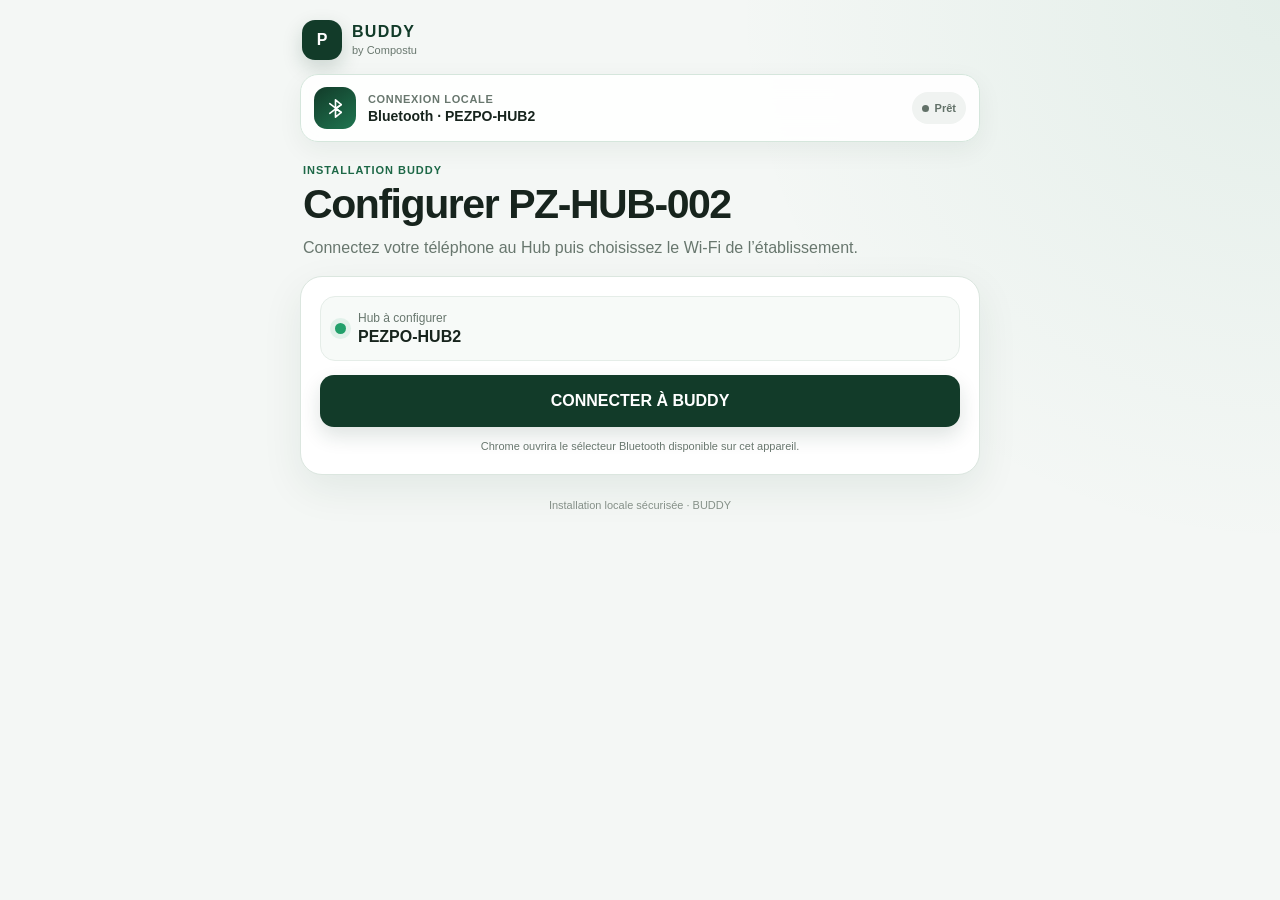
<file: index.html>
<!doctype html>
<html lang="fr">
<head>
  <meta charset="utf-8">
  <meta name="viewport" content="width=device-width,initial-scale=1,viewport-fit=cover">
  <meta name="theme-color" content="#123b29">
  <title>BUDDY Setup</title>
  <style>
:root{
  --green:#123b29;
  --green2:#1d6847;
  --green3:#23875b;
  --soft:#eef6f1;
  --bg:#f4f7f5;
  --surface:#ffffff;
  --border:#dbe6df;
  --text:#17241d;
  --muted:#68776e;
  --danger:#9f2f27;
  --danger-bg:#fff0ee;
  --shadow:0 14px 40px rgba(18,59,41,.08);
}

*{box-sizing:border-box}

html{-webkit-text-size-adjust:100%}

body{
  margin:0;
  min-height:100vh;
  padding:18px 14px 36px;
  background:
    radial-gradient(circle at top right,rgba(35,135,91,.08),transparent 35%),
    var(--bg);
  color:var(--text);
  font-family:-apple-system,BlinkMacSystemFont,"Segoe UI",Roboto,Arial,sans-serif;
}

button,input{font:inherit}

button{touch-action:manipulation}

.shell{
  width:min(100%,680px);
  margin:0 auto;
}

.brand{
  display:flex;
  align-items:center;
  gap:10px;
  margin:2px 2px 14px;
  color:var(--green);
}

.brand .mark{
  width:40px;
  height:40px;
  border-radius:13px;
  display:grid;
  place-items:center;
  background:var(--green);
  color:#fff;
  font-weight:900;
  box-shadow:0 8px 20px rgba(18,59,41,.18);
}

.brand>div:last-child{
  display:flex;
  flex-direction:column;
  line-height:1.05;
}

.brand strong{
  font-size:16px;
  letter-spacing:.08em;
}

.brand span{
  margin-top:4px;
  color:var(--muted);
  font-size:11px;
}

.ble-bar{
  display:flex;
  align-items:center;
  gap:12px;
  padding:12px 13px;
  margin-bottom:22px;
  border:1px solid #d5e6dc;
  border-radius:18px;
  background:rgba(255,255,255,.9);
  box-shadow:0 8px 26px rgba(18,59,41,.06);
  backdrop-filter:blur(12px);
}

.ble-icon{
  width:42px;
  height:42px;
  border-radius:13px;
  display:grid;
  place-items:center;
  flex:0 0 auto;
  background:linear-gradient(145deg,#123b29,#1f7550);
  color:#fff;
}

.ble-icon svg{
  width:23px;
  height:23px;
  fill:none;
  stroke:currentColor;
  stroke-width:1.7;
  stroke-linecap:round;
  stroke-linejoin:round;
}

.ble-copy{
  min-width:0;
  flex:1;
}

.ble-copy small{
  display:block;
  margin-bottom:3px;
  color:var(--muted);
  font-size:11px;
  font-weight:700;
  text-transform:uppercase;
  letter-spacing:.06em;
}

.ble-copy strong{
  display:block;
  overflow:hidden;
  text-overflow:ellipsis;
  white-space:nowrap;
  font-size:14px;
}

.ble-badge{
  flex:0 0 auto;
  display:inline-flex;
  align-items:center;
  gap:6px;
  min-height:32px;
  padding:0 10px;
  border-radius:999px;
  font-size:11px;
  font-weight:850;
}

.ble-dot{
  width:7px;
  height:7px;
  border-radius:50%;
  background:currentColor;
}

.ble-badge.ready{
  background:#f0f3f1;
  color:#627168;
}

.ble-badge.connecting{
  background:#fff7e9;
  color:#97691f;
}

.ble-badge.connected{
  background:#e9f7ef;
  color:#167044;
}

.ble-badge.offline{
  background:#fff0ee;
  color:var(--danger);
}

.ble-badge.restored{
  background:#edf4ff;
  color:#3f658d;
}

.hero{
  margin:0 3px 16px;
}

.eyebrow,.section-kicker{
  display:block;
  margin-bottom:7px;
  color:var(--green2);
  font-size:11px;
  font-weight:900;
  letter-spacing:.09em;
}

.hero h1{
  margin:0;
  font-size:clamp(29px,8vw,41px);
  line-height:1.05;
  letter-spacing:-.035em;
}

.hero p{
  margin:10px 0 0;
  max-width:570px;
  color:var(--muted);
  line-height:1.5;
}

.card{
  margin-top:16px;
  padding:19px;
  border:1px solid var(--border);
  border-radius:22px;
  background:var(--surface);
  box-shadow:var(--shadow);
}

.hidden{display:none!important}

h2{
  margin:0;
  font-size:22px;
  line-height:1.15;
  letter-spacing:-.02em;
}

p{line-height:1.5}

.hub-pill{
  display:flex;
  align-items:center;
  gap:12px;
  padding:14px;
  border-radius:15px;
  background:#f7faf8;
  border:1px solid #e5ede8;
}

.hub-pill .dot{
  width:11px;
  height:11px;
  border-radius:50%;
  background:#22a06b;
  box-shadow:0 0 0 5px rgba(34,160,107,.10);
}

.hub-pill small{
  display:block;
  margin-bottom:3px;
  color:var(--muted);
  font-size:12px;
}

.hub-pill strong{
  display:block;
  font-size:16px;
}

button{
  width:100%;
  min-height:52px;
  margin-top:14px;
  border:0;
  border-radius:14px;
  padding:0 17px;
  font-weight:850;
  cursor:pointer;
}

button:disabled{
  opacity:.55;
  cursor:not-allowed;
}

.primary{
  background:var(--green);
  color:#fff;
  box-shadow:0 9px 20px rgba(18,59,41,.14);
}

.secondary{
  background:var(--soft);
  color:var(--green);
}

.danger-soft{
  background:var(--danger-bg);
  color:var(--danger);
}

.linkbtn{
  width:auto;
  min-height:36px;
  margin:0;
  padding:0 11px;
  background:var(--soft);
  color:var(--green2);
  border-radius:10px;
  font-size:12px;
}

.row{
  display:flex;
  align-items:flex-start;
  justify-content:space-between;
  gap:14px;
}

.status{
  margin-top:14px;
  padding:11px 13px;
  border-radius:12px;
  background:#f6f8f6;
  color:var(--muted);
  font-size:13px;
  line-height:1.4;
}

.networks{
  display:grid;
  gap:9px;
  margin-top:12px;
}

.network{
  position:relative;
  display:flex;
  align-items:center;
  gap:12px;
  min-height:58px;
  padding:11px 13px;
  border:1px solid var(--border);
  border-radius:14px;
  background:#fff;
  cursor:pointer;
}

.network.selected{
  border-color:#8bc3a5;
  background:#f1f8f4;
  box-shadow:0 0 0 2px rgba(29,104,71,.06);
}

.network input{
  position:absolute;
  opacity:0;
  pointer-events:none;
}

.network-copy{
  min-width:0;
  flex:1;
}

.network strong{
  display:block;
  overflow:hidden;
  text-overflow:ellipsis;
  white-space:nowrap;
  font-size:14px;
}

.network small{
  display:block;
  margin-top:4px;
  color:var(--muted);
  font-size:11px;
}

.network-check{
  width:25px;
  height:25px;
  border-radius:50%;
  display:grid;
  place-items:center;
  background:#edf2ef;
  color:transparent;
  font-size:12px;
  font-weight:900;
}

.network.selected .network-check{
  background:var(--green);
  color:#fff;
}

label[for="password"]{
  display:block;
  margin:18px 2px 7px;
  font-size:13px;
  font-weight:850;
}

.password-wrap{
  position:relative;
}

.password-wrap input{
  width:100%;
  min-height:53px;
  padding:0 58px 0 14px;
  border:1px solid var(--border);
  border-radius:14px;
  background:#fff;
  color:var(--text);
  font-size:16px;
  outline:none;
}

.password-wrap input:focus{
  border-color:var(--green2);
  box-shadow:0 0 0 3px rgba(29,104,71,.10);
}

.eye-button{
  position:absolute;
  right:5px;
  top:50%;
  transform:translateY(-50%);
  width:45px;
  min-height:42px;
  height:42px;
  margin:0;
  padding:0;
  border-radius:11px;
  display:grid;
  place-items:center;
  background:transparent;
  color:var(--muted);
}

.eye-button:active{
  background:#f2f5f3;
}

.eye-button svg{
  width:22px;
  height:22px;
  fill:none;
  stroke:currentColor;
  stroke-width:1.8;
  stroke-linecap:round;
  stroke-linejoin:round;
}

.eye-button .eye-closed{display:none}
.eye-button.visible .eye-open{display:none}
.eye-button.visible .eye-closed{display:block}

.success-head{
  display:flex;
  align-items:center;
  gap:13px;
  margin-bottom:17px;
}

.check{
  width:52px;
  height:52px;
  border-radius:16px;
  display:grid;
  place-items:center;
  flex:0 0 auto;
  background:#e8f6ee;
  color:#167044;
  font-size:25px;
  font-weight:950;
}

.wifi-connected{
  display:flex;
  align-items:center;
  gap:12px;
  padding:14px;
  border:1px solid #cfe7d8;
  border-radius:17px;
  background:#f1f9f4;
}

.wifi-symbol{
  width:41px;
  height:41px;
  border-radius:12px;
  display:grid;
  place-items:center;
  flex:0 0 auto;
  background:#fff;
  color:var(--green2);
  box-shadow:0 5px 15px rgba(18,59,41,.06);
}

.wifi-symbol svg{
  width:23px;
  height:23px;
  fill:none;
  stroke:currentColor;
  stroke-width:1.8;
  stroke-linecap:round;
}

.wifi-connected-copy{
  min-width:0;
  flex:1;
}

.wifi-connected-copy small{
  display:block;
  margin-bottom:3px;
  color:var(--green2);
  font-size:11px;
  font-weight:800;
}

.wifi-connected-copy strong{
  display:block;
  overflow:hidden;
  text-overflow:ellipsis;
  white-space:nowrap;
  font-size:15px;
}

.wifi-connected-copy span{
  display:block;
  margin-top:3px;
  color:var(--muted);
  font-size:11px;
}

.connected-pill{
  display:inline-flex;
  align-items:center;
  gap:6px;
  flex:0 0 auto;
  padding:7px 9px;
  border-radius:999px;
  background:#fff;
  color:#167044;
  font-size:10px;
  font-weight:900;
}

.connected-pill span{
  width:7px;
  height:7px;
  border-radius:50%;
  background:#22a06b;
}

.dashboard-intro{
  margin:16px 2px 2px;
  color:var(--muted);
  font-size:13px;
}

.dashboard-actions button{
  display:flex;
  align-items:center;
  justify-content:center;
  gap:8px;
}

.dashboard-actions .arrow{
  font-size:18px;
  line-height:1;
}

.hint{
  margin:12px 3px 0;
  color:var(--muted);
  text-align:center;
  font-size:11px;
  line-height:1.45;
}

.hint-link{
  color:var(--green);
  text-decoration:underline;
  white-space:nowrap;
}

.dashboard-hint{
  padding-top:4px;
}

#errorCard p{
  color:var(--muted);
}

footer{
  margin:24px 4px 0;
  color:#859088;
  text-align:center;
  font-size:11px;
}

@media(max-width:420px){
  body{padding-left:11px;padding-right:11px}
  .card{padding:16px}
  .ble-copy small{display:none}
  .ble-badge{padding:0 9px}
  .wifi-connected{align-items:flex-start}
  .connected-pill{margin-top:4px}
}

  
/* ============================================================
   MODALES PEZPO
   ============================================================ */

:root{
  color-scheme:light;
}

.pezpo-modal{
  position:fixed;
  inset:0;
  z-index:9999;
  display:grid;
  place-items:center;
  padding:18px;
}

.pezpo-modal.hidden{
  display:none!important;
}

.pezpo-modal-backdrop{
  position:absolute;
  inset:0;
  background:rgba(8,22,15,.56);
  backdrop-filter:blur(8px);
  -webkit-backdrop-filter:blur(8px);
}

.pezpo-modal-card{
  position:relative;
  z-index:1;
  width:min(100%,430px);
  padding:24px 20px 20px;
  border:1px solid rgba(255,255,255,.75);
  border-radius:25px;
  background:#fff;
  box-shadow:
    0 28px 80px rgba(4,22,13,.24),
    0 3px 10px rgba(4,22,13,.08);
  animation:pezpoModalIn .18s ease-out;
}

@keyframes pezpoModalIn{
  from{
    opacity:0;
    transform:translateY(10px) scale(.985);
  }
  to{
    opacity:1;
    transform:none;
  }
}

.modal-icon{
  width:54px;
  height:54px;
  margin-bottom:16px;
  border-radius:17px;
  display:grid;
  place-items:center;
}

.modal-icon svg{
  width:28px;
  height:28px;
  fill:none;
  stroke:currentColor;
  stroke-width:1.8;
  stroke-linecap:round;
  stroke-linejoin:round;
}

.bluetooth-modal-icon{
  color:#fff;
  background:linear-gradient(145deg,#123b29,#23875b);
  box-shadow:0 9px 23px rgba(18,59,41,.20);
}

.wifi-modal-icon{
  color:#a13a31;
  background:#fff0ee;
}

.modal-kicker{
  display:block;
  margin-bottom:7px;
  color:var(--green2);
  font-size:10px;
  font-weight:950;
  letter-spacing:.11em;
}

.danger-kicker{
  color:#a13a31;
}

.pezpo-modal-card h2{
  margin:0;
  font-size:25px;
  letter-spacing:-.025em;
}

.modal-text{
  margin:11px 0 0;
  color:var(--muted);
  font-size:14px;
  line-height:1.55;
}

.modal-text strong{
  color:var(--text);
}

.device-preview{
  display:flex;
  align-items:center;
  gap:12px;
  margin-top:18px;
  padding:13px 14px;
  border:1px solid #d7e7dd;
  border-radius:16px;
  background:#f3f9f5;
}

.device-preview-dot{
  width:10px;
  height:10px;
  flex:0 0 auto;
  border-radius:50%;
  background:#21a069;
  box-shadow:0 0 0 5px rgba(33,160,105,.10);
}

.device-preview>div{
  min-width:0;
  flex:1;
}

.device-preview small{
  display:block;
  margin-bottom:3px;
  color:var(--muted);
  font-size:11px;
}

.device-preview strong{
  display:block;
  overflow:hidden;
  text-overflow:ellipsis;
  white-space:nowrap;
  font-size:15px;
}

.device-preview>span{
  flex:0 0 auto;
  padding:6px 8px;
  border-radius:999px;
  background:#fff;
  color:var(--green2);
  font-size:10px;
  font-weight:900;
}

.modal-note{
  margin:12px 2px 0;
  color:#7a877f;
  font-size:11px;
  line-height:1.45;
}

.warning-box{
  margin-top:17px;
  padding:12px 13px;
  border-radius:13px;
  background:#fff7f5;
  color:#7e4944;
  font-size:12px;
  line-height:1.45;
}

.modal-actions{
  display:grid;
  grid-template-columns:1fr 1.35fr;
  gap:10px;
  margin-top:20px;
}

.modal-actions button{
  min-height:49px;
  margin:0;
  border-radius:13px;
  font-size:12px;
}

.modal-secondary{
  background:#f0f4f1;
  color:var(--green);
}

.modal-primary{
  background:var(--green);
  color:#fff;
  box-shadow:0 8px 18px rgba(18,59,41,.16);
}

.modal-danger{
  background:#a13a31;
  color:#fff;
  box-shadow:0 8px 18px rgba(161,58,49,.15);
}

.modal-actions button:disabled{
  opacity:.55;
}

body.modal-open{
  overflow:hidden;
}

@media(max-width:420px){
  .pezpo-modal{
    padding:12px;
    align-items:end;
  }

  .pezpo-modal-card{
    width:100%;
    border-radius:24px 24px 20px 20px;
    padding:22px 18px 18px;
  }
}

</style>
</head>
<body>
  <main class="shell">
    <header class="brand">
      <div class="mark">P</div>
      <div>
        <strong>BUDDY</strong>
        <span>by Compostu</span>
      </div>
    </header>

    <section id="bleBar" class="ble-bar">
      <div class="ble-icon" aria-hidden="true">
        <svg viewBox="0 0 24 24">
          <path d="M12 3v18l6-5-6-4 6-4-6-5Z"></path>
          <path d="m6 7 12 9M6 17l12-9"></path>
        </svg>
      </div>
      <div class="ble-copy">
        <small>Connexion locale</small>
        <strong id="bleLabel">Bluetooth · PEZPO-HUB2</strong>
      </div>
      <span id="bleBadge" class="ble-badge ready">
        <span class="ble-dot"></span>
        <span id="bleBadgeText">Prêt</span>
      </span>
    </section>

    <section class="hero">
      <div class="eyebrow">INSTALLATION BUDDY</div>
      <h1 id="title">Configurer votre Hub</h1>
      <p id="subtitle">Connectez votre téléphone au Hub puis choisissez le Wi-Fi de l’établissement.</p>
    </section>

    <section id="unsupportedCard" class="card hidden">
      <h2>iPhone détecté</h2>
      <p>Sur iPhone, utilisez le parcours Wi-Fi BUDDY prévu pour l’installation.</p>
    </section>

    <section id="startCard" class="card">
      <div class="hub-pill">
        <span class="dot"></span>
        <div>
          <small>Hub à configurer</small>
          <strong id="hubName">BUDDY-HUB</strong>
        </div>
      </div>

      <button id="connectBtn" class="primary">
        CONNECTER À BUDDY
      </button>

      <p class="hint">
        Chrome ouvrira le sélecteur Bluetooth disponible sur cet appareil.
      </p>
    </section>

    <section id="wifiCard" class="card hidden">
      <div class="row">
        <div>
          <span class="section-kicker">ÉTAPE WI-FI</span>
          <h2>Choisir le réseau</h2>
        </div>
        <button id="rescanBtn" class="linkbtn">Actualiser</button>
      </div>

      <div id="scanState" class="status">
        Recherche des réseaux Wi-Fi…
      </div>

      <div id="networks" class="networks"></div>

      <label for="password">Mot de passe Wi-Fi</label>

      <div class="password-wrap">
        <input
          id="password"
          type="password"
          autocomplete="current-password"
          placeholder="Mot de passe du réseau"
        >

        <button
          id="passwordToggle"
          class="eye-button"
          type="button"
          aria-label="Afficher le mot de passe"
          title="Afficher le mot de passe"
        >
          <svg class="eye-open" viewBox="0 0 24 24" aria-hidden="true">
            <path d="M2.5 12s3.5-6 9.5-6 9.5 6 9.5 6-3.5 6-9.5 6-9.5-6-9.5-6Z"></path>
            <circle cx="12" cy="12" r="2.7"></circle>
          </svg>

          <svg class="eye-closed" viewBox="0 0 24 24" aria-hidden="true">
            <path d="M3 3l18 18"></path>
            <path d="M10.6 6.2A8.9 8.9 0 0 1 12 6c6 0 9.5 6 9.5 6a16.5 16.5 0 0 1-3 3.7"></path>
            <path d="M6.2 6.2C3.8 8 2.5 12 2.5 12s3.5 6 9.5 6a9 9 0 0 0 3.2-.6"></path>
            <path d="M10.1 10.1a2.7 2.7 0 0 0 3.8 3.8"></path>
          </svg>
        </button>
      </div>

      <button id="wifiConnectBtn" class="primary" disabled>
        CONNECTER MON HUB
      </button>

      <button id="backToSuccessBtn" class="secondary hidden">
        RETOUR AU TABLEAU DE BORD
      </button>
    </section>

    <section id="successCard" class="card hidden">
      <div class="success-head">
        <div class="check">✓</div>
        <div>
          <span class="section-kicker">INSTALLATION CONNECTÉE</span>
          <h2>Tableau de bord BUDDY</h2>
        </div>
      </div>

      <div class="wifi-connected">
        <div class="wifi-symbol" aria-hidden="true">
          <svg viewBox="0 0 24 24">
            <path d="M4 9.5a12.5 12.5 0 0 1 16 0"></path>
            <path d="M7 13a8 8 0 0 1 10 0"></path>
            <path d="M10 16.5a3.5 3.5 0 0 1 4 0"></path>
            <circle cx="12" cy="20" r="1"></circle>
          </svg>
        </div>

        <div class="wifi-connected-copy">
          <small>Wi-Fi connecté</small>
          <strong id="connectedWifiName">—</strong>
          <span id="connectedIpText"></span>
        </div>

        <span class="connected-pill">
          <span></span>
          Connecté
        </span>
      </div>

      <p class="dashboard-intro">
        Le Hub est prêt. Choisissez l’action à effectuer.
      </p>

      <p id="restoredNote" class="hint hidden"></p>

      <p id="addrLine" class="hint hidden">
        <span id="addrText"></span>
        <a href="#" id="addrModeLink" class="hint-link"></a>
      </p>

      <div class="dashboard-actions">
        <button id="framingBtn" class="primary">
          <span>RÉGLER LA CAMÉRA</span>
          <span class="arrow">→</span>
        </button>

        <button id="galleryBtn" class="secondary">
          <span>OUVRIR LA GALERIE</span>
          <span class="arrow">→</span>
        </button>

        <button id="changeWifiBtn" class="secondary">
          CHANGER DE WI-FI
        </button>

        <button id="forgetWifiBtn" class="danger-soft">
          OUBLIER CE WI-FI
        </button>
      </div>

      <p class="hint dashboard-hint">
        Après le cadrage ou la galerie, utilisez le bouton retour du navigateur :
        vous reviendrez ici.
      </p>
    </section>

    <section id="errorCard" class="card hidden">
      <h2>Connexion impossible</h2>
      <p id="errorText"></p>
      <button id="retryBtn" class="secondary">RÉESSAYER</button>
    </section>


    <!-- Modale PEZPO avant le sélecteur Bluetooth natif -->
    <div id="bleIntroModal" class="pezpo-modal hidden" role="dialog" aria-modal="true" aria-labelledby="bleModalTitle">
      <div class="pezpo-modal-backdrop"></div>
      <div class="pezpo-modal-card">
        <div class="modal-icon bluetooth-modal-icon" aria-hidden="true">
          <svg viewBox="0 0 24 24">
            <path d="M12 3v18l6-5-6-4 6-4-6-5Z"></path>
            <path d="m6 7 12 9M6 17l12-9"></path>
          </svg>
        </div>

        <span class="modal-kicker">CONNEXION BLUETOOTH</span>
        <h2 id="bleModalTitle">Connecter votre Hub BUDDY</h2>

        <p id="bleModalText" class="modal-text">
          Une fenêtre Bluetooth Android va s’ouvrir. Sélectionnez simplement
          <strong id="bleModalHubName">PEZPO-HUB2</strong>.
        </p>

        <div class="device-preview">
          <div class="device-preview-dot"></div>
          <div>
            <small>Hub à sélectionner</small>
            <strong id="bleModalDeviceName">PEZPO-HUB2</strong>
          </div>
          <span>BLE</span>
        </div>

        <p class="modal-note">
          Cette autorisation est normalement demandée une seule fois sur ce téléphone.
        </p>

        <div class="modal-actions">
          <button id="bleModalCancel" class="modal-secondary" type="button">
            ANNULER
          </button>
          <button id="bleModalContinue" class="modal-primary" type="button">
            CONTINUER
          </button>
        </div>
      </div>
    </div>

    <!-- Modale PEZPO pour oublier le Wi-Fi -->
    <div id="forgetModal" class="pezpo-modal hidden" role="dialog" aria-modal="true" aria-labelledby="forgetModalTitle">
      <div class="pezpo-modal-backdrop"></div>
      <div class="pezpo-modal-card">
        <div class="modal-icon wifi-modal-icon" aria-hidden="true">
          <svg viewBox="0 0 24 24">
            <path d="M4 9.5a12.5 12.5 0 0 1 16 0"></path>
            <path d="M7 13a8 8 0 0 1 10 0"></path>
            <path d="M10 16.5a3.5 3.5 0 0 1 4 0"></path>
            <circle cx="12" cy="20" r="1"></circle>
          </svg>
        </div>

        <span class="modal-kicker danger-kicker">GESTION DU WI-FI</span>
        <h2 id="forgetModalTitle">Oublier ce Wi-Fi ?</h2>

        <p class="modal-text">
          Le réseau <strong id="forgetModalSsid">Wi-Fi actuel</strong>
          sera supprimé du Hub.
        </p>

        <div class="warning-box">
          Vous pourrez immédiatement choisir un autre réseau après la suppression.
        </div>

        <div class="modal-actions">
          <button id="forgetModalCancel" class="modal-secondary" type="button">
            ANNULER
          </button>
          <button id="forgetModalConfirm" class="modal-danger" type="button">
            OUI, OUBLIER
          </button>
        </div>
      </div>
    </div>

    <footer>
      Installation locale sécurisée · BUDDY
    </footer>
  </main>
  <script>
const UUID = {
  service: "b7a1f001-7a56-4f42-9f4d-2b6f0c6a5000",
  ssid: "b7a1f001-7a56-4f42-9f4d-2b6f0c6a5001",
  password: "b7a1f001-7a56-4f42-9f4d-2b6f0c6a5002",
  command: "b7a1f001-7a56-4f42-9f4d-2b6f0c6a5003",
  status: "b7a1f001-7a56-4f42-9f4d-2b6f0c6a5004",
};

const q = new URLSearchParams(location.search);
const expectedHubId = q.get("hub") || "PZ-HUB-002";
const expectedBleName = q.get("ble") || "PEZPO-HUB2";
const setupToken = q.get("token") || "";

const STORAGE_KEY = "pezpo-dashboard-v2";

const $ = id => document.getElementById(id);
const enc = new TextEncoder();
const dec = new TextDecoder();

$("title").textContent = `Configurer ${expectedHubId}`;
$("hubName").textContent = expectedBleName;
$("bleLabel").textContent = `Bluetooth · ${expectedBleName}`;

$("bleModalHubName").textContent = expectedBleName;
$("bleModalDeviceName").textContent = expectedBleName;

function openModal(id) {
  $(id).classList.remove("hidden");
  document.body.classList.add("modal-open");
}

function closeModal(id) {
  $(id).classList.add("hidden");

  if (
    $("bleIntroModal").classList.contains("hidden") &&
    $("forgetModal").classList.contains("hidden")
  ) {
    document.body.classList.remove("modal-open");
  }
}


let device;
let server;
let service;
let ssidChar;
let passwordChar;
let commandChar;
let statusChar;

let selectedSsid = "";
let connectedSsid = "";
let connectedIp = "";
let connectedHost = "";   // nom mDNS du hub (sans ".local"), envoyé par le hub
let preferIp = false;     // repli manuel : utiliser l'IP au lieu du nom

const networks = new Map();

function showOnly(id) {
  ["startCard", "wifiCard", "successCard", "errorCard"]
    .forEach(x => $(x).classList.add("hidden"));

  $(id).classList.remove("hidden");
}

function setBleStatus(state, text) {
  const badge = $("bleBadge");
  const badgeText = $("bleBadgeText");

  badge.className = `ble-badge ${state}`;
  badgeText.textContent = text;
}

function isIOS() {
  return /iPhone|iPad|iPod/i.test(navigator.userAgent);
}

function isAndroid() {
  return /Android/i.test(navigator.userAgent);
}

function webBluetoothAvailable() {
  return !!navigator.bluetooth;
}

function bleConnected() {
  return !!(
    device &&
    device.gatt &&
    device.gatt.connected &&
    commandChar
  );
}

// État mémorisé par Hub dans localStorage : il survit à la fermeture de l'onglet,
// donc un nouveau scan du QR code rouvre directement le tableau de bord.
const STORAGE_KEY_HUB = `${STORAGE_KEY}:${expectedHubId}`;
const STORAGE_MAX_AGE_MS = 30 * 24 * 60 * 60 * 1000; // 30 jours

function saveDashboardState() {
  if (!connectedSsid && !connectedIp) return;

  try {
    localStorage.setItem(
      STORAGE_KEY_HUB,
      JSON.stringify({
        connectedSsid,
        connectedIp,
        connectedHost,
        preferIp,
        view: "success",
        savedAt: Date.now()
      })
    );
  } catch (_) {}
}

function clearDashboardState() {
  try {
    localStorage.removeItem(STORAGE_KEY_HUB);
    sessionStorage.removeItem(STORAGE_KEY); // ancien emplacement
  } catch (_) {}
}

function showRestoredNote(savedAt) {
  const note = $("restoredNote");
  if (!note) return;

  if (!savedAt) {
    note.classList.add("hidden");
    return;
  }

  const when = new Date(savedAt).toLocaleString("fr-FR", {
    day: "2-digit",
    month: "2-digit",
    hour: "2-digit",
    minute: "2-digit"
  });

  note.textContent =
    `Dernière connexion du Hub : ${when}. ` +
    "Si le Hub ne répond pas (Wi-Fi ou adresse modifiés), " +
    "utilisez « Changer de Wi-Fi ».";

  note.classList.remove("hidden");
}

function restoreDashboardState() {
  try {
    const raw = localStorage.getItem(STORAGE_KEY_HUB);
    if (!raw) return false;

    const saved = JSON.parse(raw);

    if (!saved || saved.view !== "success") {
      return false;
    }

    if (saved.savedAt && Date.now() - saved.savedAt > STORAGE_MAX_AGE_MS) {
      clearDashboardState();
      return false;
    }

    connectedSsid = saved.connectedSsid || "";
    connectedIp = saved.connectedIp || "";
    connectedHost = saved.connectedHost || "";
    preferIp = !!saved.preferIp;

    if (!connectedSsid && !connectedIp) {
      return false;
    }

    updateSuccessCard();
    showOnly("successCard");
    showRestoredNote(saved.savedAt);
    updateBackButton();

    setBleStatus(
      "restored",
      "Session restaurée"
    );

    return true;

  } catch (_) {
    return false;
  }
}

if (isIOS() && !webBluetoothAvailable()) {
  $("unsupportedCard").classList.remove("hidden");
  $("connectBtn").disabled = true;
}


function errorMessage(code) {
  const map = {
    BAD_PASSWORD: "Mot de passe Wi-Fi incorrect.",
    CONNECTION_FAILED: "Connexion Wi-Fi impossible.",
    TIMEOUT: "La connexion Wi-Fi a expiré.",
    SCAN_FAILED: "Impossible de rechercher les réseaux Wi-Fi.",
    SCAN_TIMEOUT: "La recherche Wi-Fi a expiré.",
    SSID_MISSING: "Aucun réseau Wi-Fi sélectionné.",
    FORGET_FAILED: "Impossible d’oublier le réseau Wi-Fi.",
    PASSWORD_ENCODING: "Le mot de passe contient des caractères non pris en charge.",
    INTERNAL: "Erreur interne du Hub."
  };

  return map[code] || `Erreur du Hub : ${code}`;
}

function fail(message) {
  $("errorText").textContent = message;
  showOnly("errorCard");
}

// Adresse de base utilisée pour ouvrir cadrage et galerie :
// le nom .local (stable si l'IP change), sinon l'IP.
function hubBase() {
  if (connectedHost && !(preferIp && connectedIp)) {
    return `${connectedHost}.local`;
  }
  return connectedIp;
}

function updateAddrLine() {
  const line = $("addrLine");
  if (!line) return;

  if (!connectedHost || !connectedIp) {
    line.classList.add("hidden");
    return;
  }

  $("addrText").textContent = `Adresse utilisée : ${hubBase()}.`;
  $("addrModeLink").textContent = preferIp
    ? "Utiliser le nom"
    : "Ne s'ouvre pas ? Utiliser l'IP";
  line.classList.remove("hidden");
}

function updateSuccessCard() {
  $("connectedWifiName").textContent =
    connectedSsid || "Wi-Fi configuré";

  $("connectedIpText").textContent =
    connectedIp ? `Hub · ${connectedIp}` : "";

  updateAddrLine();
}

function updateBackButton() {
  const canGoBack = !!(connectedIp || connectedSsid);
  $("backToSuccessBtn").classList.toggle("hidden", !canGoBack);
}

async function getPreviouslyAuthorizedHub() {
  if (!navigator.bluetooth || !navigator.bluetooth.getDevices) {
    return null;
  }

  try {
    const devices = await navigator.bluetooth.getDevices();

    return devices.find(d =>
      d.name === expectedBleName
    ) || null;

  } catch (_) {
    return null;
  }
}

async function setupBluetooth({ showWifi = true, forceChooser = false } = {}) {
  if (!webBluetoothAvailable()) {
    throw new Error(
      "Ce navigateur ne prend pas en charge Web Bluetooth. " +
      "Sur Android, ouvrez cette page avec Chrome."
    );
  }

  setBleStatus("connecting", "Connexion…");

  /*
    Après la première autorisation, Chrome Android peut retrouver
    le Hub déjà autorisé sans rouvrir le sélecteur système.
  */
  device = forceChooser
    ? null
    : await getPreviouslyAuthorizedHub();

  if (!device) {
    device = await navigator.bluetooth.requestDevice({
      filters: [
        { name: expectedBleName },
        { services: [UUID.service] }
      ],
      optionalServices: [UUID.service]
    });
  }

  device.addEventListener("gattserverdisconnected", () => {
    setBleStatus("offline", "Déconnecté");

    /*
      Si le Wi-Fi a déjà été configuré, on garde le tableau de bord.
      Le Bluetooth n'est plus nécessaire pour ouvrir cadrage/galerie.
    */
    if (!connectedIp && !connectedSsid) {
      fail("Connexion Bluetooth interrompue.");
    }
  });

  server = await device.gatt.connect();
  service = await server.getPrimaryService(UUID.service);

  [ssidChar, passwordChar, commandChar, statusChar] =
    await Promise.all([
      service.getCharacteristic(UUID.ssid),
      service.getCharacteristic(UUID.password),
      service.getCharacteristic(UUID.command),
      service.getCharacteristic(UUID.status)
    ]);

  await statusChar.startNotifications();

  statusChar.removeEventListener(
    "characteristicvaluechanged",
    handleStatus
  );

  statusChar.addEventListener(
    "characteristicvaluechanged",
    handleStatus
  );

  setBleStatus("connected", "Connecté");

  if (showWifi) {
    showOnly("wifiCard");
    updateBackButton();
    await scanWifi();
  }
}

async function connectBluetooth() {
  $("connectBtn").disabled = true;
  $("connectBtn").textContent = "VÉRIFICATION…";

  try {
    const knownDevice = await getPreviouslyAuthorizedHub();

    if (knownDevice) {
      await setupBluetooth({
        showWifi: true,
        forceChooser: false
      });

      return;
    }

    /*
      Première autorisation : on affiche d'abord notre interface PEZPO.
      Le sélecteur système reste obligatoire avec Web Bluetooth.
    */
    $("connectBtn").disabled = false;
    $("connectBtn").textContent = "CONNECTER À BUDDY";

    $("bleModalContinue").disabled = false;
    $("bleModalContinue").textContent = "CONTINUER";

    $("bleModalText").innerHTML =
      `Une fenêtre Bluetooth Android va s’ouvrir. ` +
      `Sélectionnez simplement <strong>${expectedBleName}</strong>.`;

    openModal("bleIntroModal");

  } catch (err) {
    $("connectBtn").disabled = false;
    $("connectBtn").textContent = "CONNECTER À BUDDY";
    setBleStatus("ready", "Prêt");
    fail(err?.message || String(err));
  }
}

async function ensureBluetoothForManagement() {
  if (bleConnected()) {
    return true;
  }

  try {
    await setupBluetooth({ showWifi: false });
    return true;

  } catch (err) {
    setBleStatus("offline", "À reconnecter");
    fail(
      "Reconnectez le Bluetooth au Hub pour modifier le Wi-Fi. " +
      (err?.message || "")
    );
    return false;
  }
}

async function writeText(characteristic, text) {
  const bytes = enc.encode(text);

  if (characteristic.writeValueWithResponse) {
    await characteristic.writeValueWithResponse(bytes);
  } else {
    await characteristic.writeValue(bytes);
  }
}

async function scanWifi() {
  networks.clear();
  selectedSsid = "";

  $("wifiConnectBtn").disabled = true;
  $("wifiConnectBtn").textContent = "CONNECTER MON HUB";
  $("networks").innerHTML = "";
  $("scanState").textContent = "Recherche des réseaux Wi-Fi…";
  $("rescanBtn").disabled = true;

  updateBackButton();

  try {
    await writeText(commandChar, "scan");

  } catch (err) {
    $("rescanBtn").disabled = false;

    fail(
      "Impossible de lancer la recherche Wi-Fi : " +
      (err?.message || err)
    );
  }
}

function handleStatus(event) {
  const view = event.target.value;

  const raw = dec.decode(
    view.buffer.slice(
      view.byteOffset,
      view.byteOffset + view.byteLength
    )
  ).trim();

  if (!raw) return;

  if (raw === "SCANNING") {
    $("scanState").textContent =
      "Recherche des réseaux Wi-Fi…";
    return;
  }

  if (raw.startsWith("WIFI|")) {
    const parts = raw.split("|");
    const signal = Number(parts[1] || 0);
    const ssid = parts.slice(2).join("|");

    if (ssid) {
      networks.set(ssid, { ssid, signal });
      renderNetworks();
    }

    return;
  }

  if (raw.startsWith("SCAN_DONE|")) {
    $("rescanBtn").disabled = false;

    $("scanState").textContent = networks.size
      ? "Choisissez le Wi-Fi de l’établissement."
      : "Aucun réseau trouvé.";

    return;
  }

  if (raw === "CONNECTING") {
    $("wifiConnectBtn").disabled = true;
    $("wifiConnectBtn").textContent = "CONNEXION…";
    $("scanState").textContent =
      "Connexion du Hub au Wi-Fi…";
    return;
  }

  if (raw.startsWith("HOST|")) {
    const host = raw.slice("HOST|".length).replace(/\.local$/i, "").trim();

    // Nom d'hôte valide uniquement (pas de caractères spéciaux dans l'URL)
    connectedHost = /^[A-Za-z0-9-]{1,63}$/.test(host) ? host : "";

    if (connectedIp || connectedSsid) {
      updateSuccessCard();
      saveDashboardState();
    }
    return;
  }

  if (raw.startsWith("CONNECTED|")) {
    const parts = raw.split("|");

    connectedSsid = parts[1] || selectedSsid;
    connectedIp = parts[2] || "";

    selectedSsid = connectedSsid;

    updateSuccessCard();
    saveDashboardState();
    updateBackButton();
    showRestoredNote(0);

    showOnly("successCard");
    return;
  }

  if (raw === "FORGETTING") {
    $("forgetWifiBtn").disabled = true;
    $("forgetWifiBtn").textContent = "SUPPRESSION…";
    setBleStatus("connecting", "Wi-Fi en suppression");
    return;
  }

  if (raw === "WIFI_FORGOTTEN") {
    connectedIp = "";
    connectedHost = "";
    preferIp = false;
    connectedSsid = "";
    selectedSsid = "";

    clearDashboardState();

    $("password").value = "";
    $("forgetWifiBtn").disabled = false;
    $("forgetWifiBtn").textContent = "OUBLIER CE WI-FI";

    setBleStatus("connected", "Bluetooth connecté");

    showOnly("wifiCard");
    updateBackButton();
    scanWifi();

    return;
  }

  if (raw === "BUSY") {
    $("scanState").textContent =
      "Le Hub termine une opération. Patientez quelques secondes.";
    return;
  }

  if (raw.startsWith("ERROR|")) {
    const code = raw.slice("ERROR|".length);

    $("wifiConnectBtn").disabled = false;
    $("wifiConnectBtn").textContent = "CONNECTER MON HUB";

    $("forgetWifiBtn").disabled = false;
    $("forgetWifiBtn").textContent = "OUBLIER CE WI-FI";

    $("scanState").textContent = errorMessage(code);

    if (
      code === "BAD_PASSWORD" ||
      code === "CONNECTION_FAILED" ||
      code === "SSID_MISSING"
    ) {
      showOnly("wifiCard");
      updateBackButton();
    }

    return;
  }
}

function renderNetworks() {
  const target = $("networks");
  target.innerHTML = "";

  [...networks.values()]
    .sort((a, b) => b.signal - a.signal)
    .forEach(n => {
      const label = document.createElement("label");

      label.className =
        "network" +
        (selectedSsid === n.ssid ? " selected" : "");

      label.innerHTML = `
        <input type="radio" name="wifi" value="">
        <div class="network-copy">
          <strong></strong>
          <small></small>
        </div>
        <span class="network-check">✓</span>
      `;

      label.querySelector("strong").textContent = n.ssid;
      label.querySelector("small").textContent =
        `Signal ${n.signal}%`;

      const input = label.querySelector("input");
      input.checked = selectedSsid === n.ssid;

      input.addEventListener("change", () => {
        selectedSsid = n.ssid;

        $("wifiConnectBtn").disabled =
          !(selectedSsid && $("password").value);

        renderNetworks();
      });

      target.appendChild(label);
    });
}

async function connectWifi() {
  const pwd = $("password").value;

  if (!selectedSsid || !pwd) {
    return;
  }

  $("wifiConnectBtn").disabled = true;
  $("wifiConnectBtn").textContent = "ENVOI…";

  try {
    await writeText(ssidChar, selectedSsid);
    await writeText(passwordChar, pwd);

    $("password").value = "";
    $("password").type = "password";
    $("passwordToggle").classList.remove("visible");

    await writeText(commandChar, "connect");

  } catch (err) {
    $("wifiConnectBtn").disabled = false;
    $("wifiConnectBtn").textContent = "CONNECTER MON HUB";

    $("scanState").textContent =
      err?.message || String(err);
  }
}

$("connectBtn").addEventListener(
  "click",
  connectBluetooth
);

$("rescanBtn").addEventListener(
  "click",
  scanWifi
);

$("wifiConnectBtn").addEventListener(
  "click",
  connectWifi
);

$("password").addEventListener("input", () => {
  $("wifiConnectBtn").disabled =
    !(selectedSsid && $("password").value);
});

$("passwordToggle").addEventListener("click", () => {
  const password = $("password");
  const visible = password.type === "password";

  password.type = visible ? "text" : "password";

  $("passwordToggle").classList.toggle(
    "visible",
    visible
  );

  const label = visible
    ? "Masquer le mot de passe"
    : "Afficher le mot de passe";

  $("passwordToggle").setAttribute(
    "aria-label",
    label
  );

  $("passwordToggle").setAttribute(
    "title",
    label
  );

  password.focus({ preventScroll: true });
});

$("retryBtn").addEventListener(
  "click",
  () => location.reload()
);

$("changeWifiBtn").addEventListener(
  "click",
  async () => {
    if (!await ensureBluetoothForManagement()) {
      return;
    }

    selectedSsid = "";
    $("password").value = "";

    showOnly("wifiCard");
    updateBackButton();

    await scanWifi();
  }
);

$("backToSuccessBtn").addEventListener(
  "click",
  () => {
    if (!connectedSsid && !connectedIp) return;

    updateSuccessCard();
    saveDashboardState();
    showOnly("successCard");
  }
);

$("forgetWifiBtn").addEventListener(
  "click",
  () => {
    $("forgetModalSsid").textContent =
      connectedSsid || "Wi-Fi actuel";

    $("forgetModalConfirm").disabled = false;
    $("forgetModalConfirm").textContent = "OUI, OUBLIER";

    openModal("forgetModal");
  }
);


/* ============================================================
   MODALE BLUETOOTH PEZPO
   ============================================================ */

$("bleModalCancel").addEventListener(
  "click",
  () => {
    closeModal("bleIntroModal");
    setBleStatus("ready", "Prêt");
  }
);

$("bleModalContinue").addEventListener(
  "click",
  async () => {
    $("bleModalContinue").disabled = true;
    $("bleModalContinue").textContent = "SÉLECTION…";

    $("bleModalText").innerHTML =
      `Dans la fenêtre Bluetooth, appuyez sur ` +
      `<strong>${expectedBleName}</strong>.`;

    setBleStatus("connecting", "Sélection du Hub…");

    try {
      await setupBluetooth({
        showWifi: true,
        forceChooser: true
      });

      closeModal("bleIntroModal");

    } catch (err) {
      $("bleModalContinue").disabled = false;
      $("bleModalContinue").textContent = "RÉESSAYER";

      setBleStatus("ready", "Prêt");

      $("bleModalText").innerHTML =
        `Connexion annulée ou impossible. Vérifiez que ` +
        `<strong>${expectedBleName}</strong> est à proximité puis réessayez.`;
    }
  }
);

/* ============================================================
   MODALE OUBLIER LE WI-FI
   ============================================================ */

$("forgetModalCancel").addEventListener(
  "click",
  () => {
    closeModal("forgetModal");
  }
);

$("forgetModalConfirm").addEventListener(
  "click",
  async () => {
    $("forgetModalConfirm").disabled = true;
    $("forgetModalConfirm").textContent = "SUPPRESSION…";

    if (!await ensureBluetoothForManagement()) {
      $("forgetModalConfirm").disabled = false;
      $("forgetModalConfirm").textContent = "RÉESSAYER";
      return;
    }

    $("forgetWifiBtn").disabled = true;
    $("forgetWifiBtn").textContent = "SUPPRESSION…";

    try {
      await writeText(commandChar, "forget");
      closeModal("forgetModal");

    } catch (err) {
      $("forgetWifiBtn").disabled = false;
      $("forgetWifiBtn").textContent =
        "OUBLIER CE WI-FI";

      $("forgetModalConfirm").disabled = false;
      $("forgetModalConfirm").textContent = "RÉESSAYER";
    }
  }
);

/*
  Cadrage/Galerie utilisent le même onglet.
  Avant de partir, on mémorise le tableau de bord.
  Avec Retour dans Chrome, le tableau de bord BUDDY est restauré.
*/
$("addrModeLink").addEventListener("click", event => {
  event.preventDefault();
  preferIp = !preferIp;
  saveDashboardState();
  updateAddrLine();
});

$("framingBtn").addEventListener(
  "click",
  () => {
    if (!hubBase()) {
      fail(
        "Adresse du Hub indisponible. " +
        "Reconnectez le Hub au Wi-Fi puis réessayez."
      );
      return;
    }

    saveDashboardState();
    location.href =
      `http://${hubBase()}:8088/framing`;
  }
);

$("galleryBtn").addEventListener(
  "click",
  () => {
    if (!hubBase()) {
      fail(
        "Adresse du Hub indisponible. " +
        "Reconnectez le Hub au Wi-Fi puis réessayez."
      );
      return;
    }

    saveDashboardState();
    location.href =
      `http://${hubBase()}:8090/`;
  }
);

window.addEventListener("pageshow", () => {
  if (connectedSsid || connectedIp) {
    updateSuccessCard();
    saveDashboardState();
    showOnly("successCard");
    return;
  }

  restoreDashboardState();
});

const restored = restoreDashboardState();

if (!restored) {
  setBleStatus("ready", "Prêt");
}

console.log(
  "BUDDY setup loaded",
  {
    hub: expectedHubId,
    ble: expectedBleName,
    tokenPresent: !!setupToken
  }
);

  </script>
</body>
</html>
</file>
